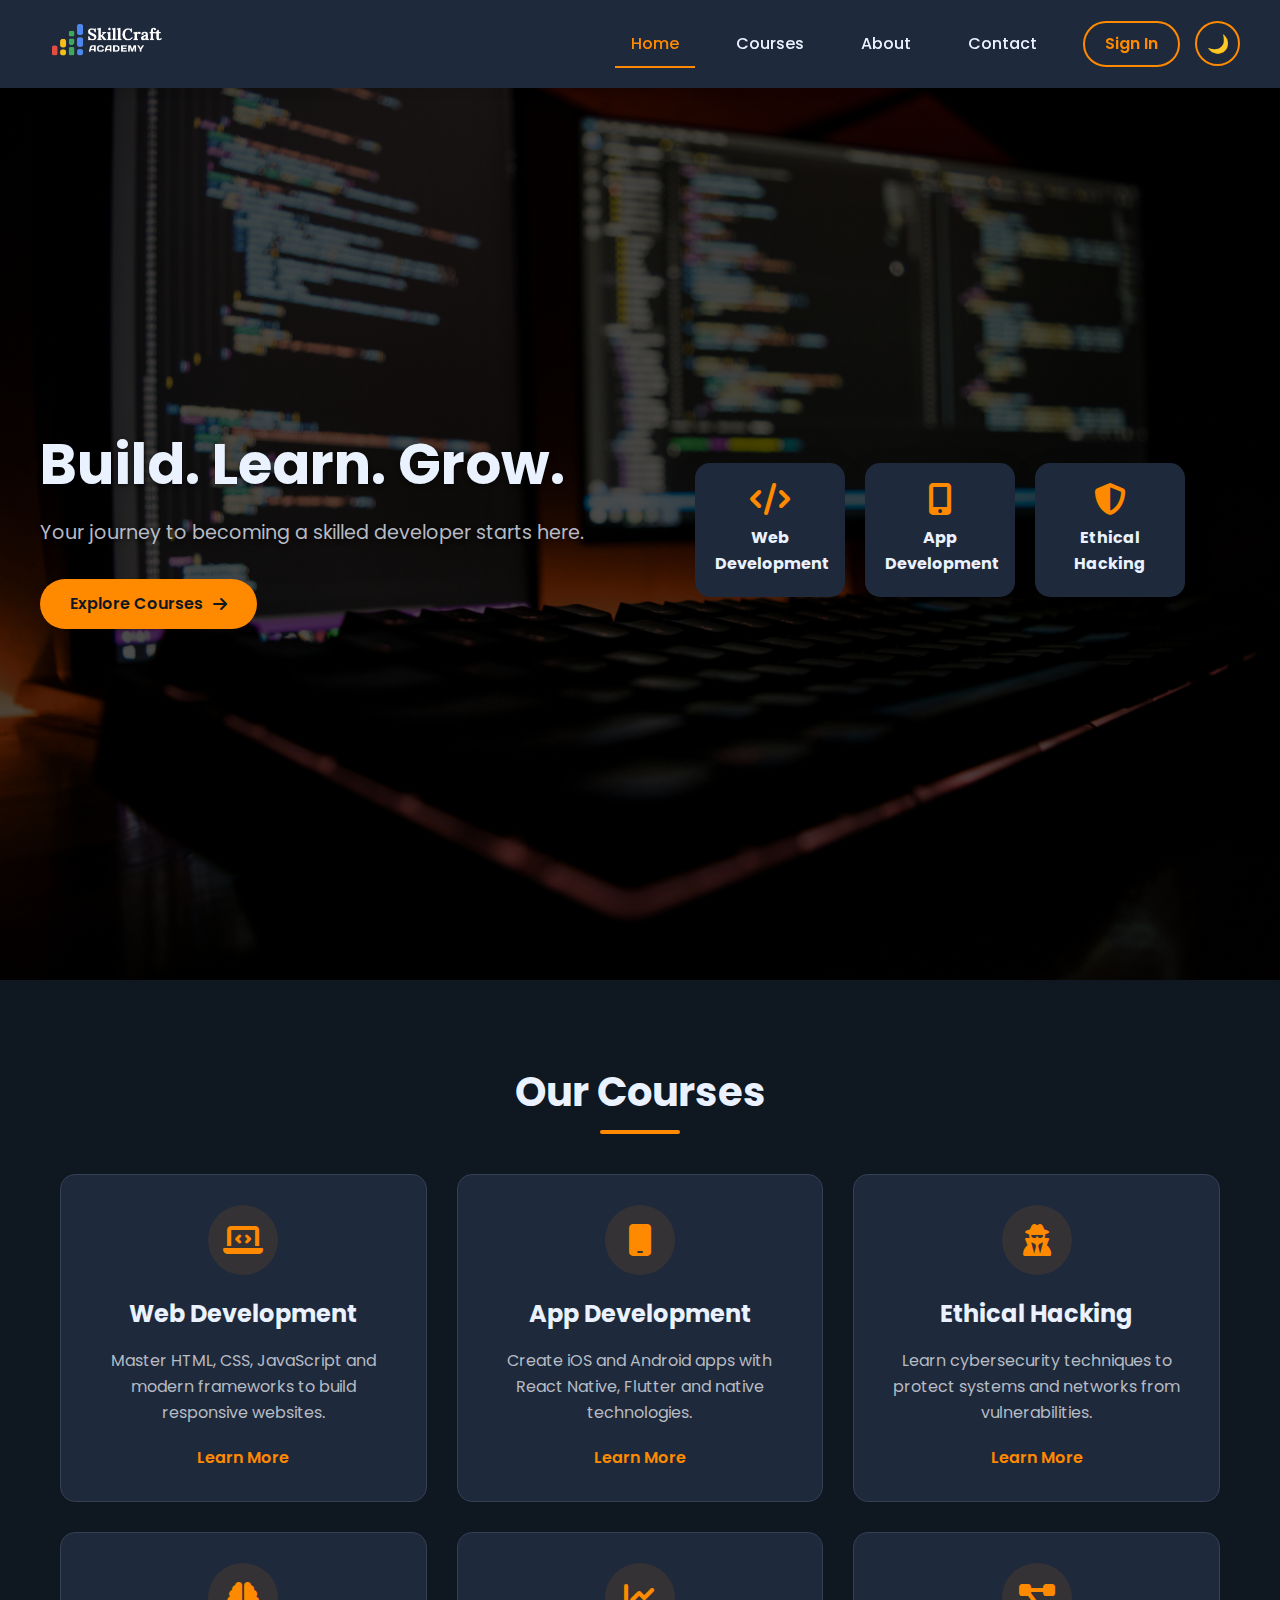
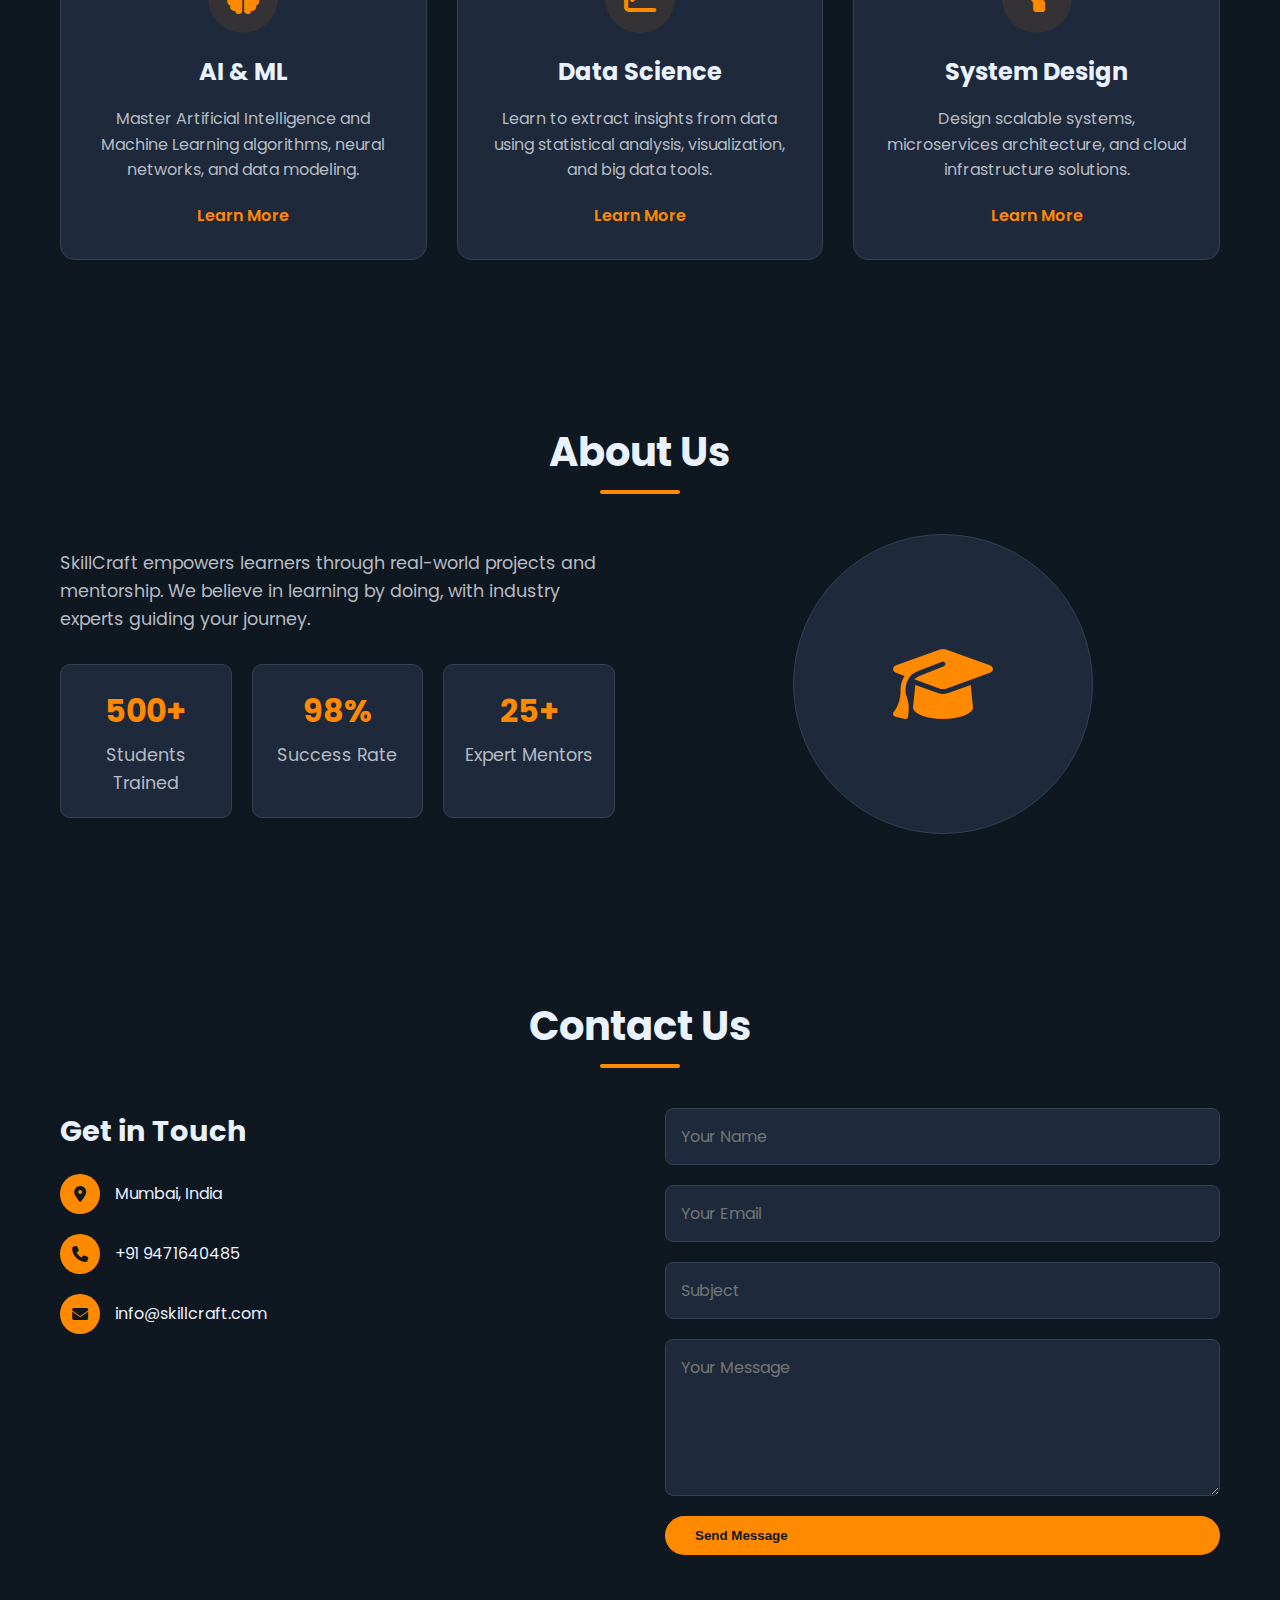
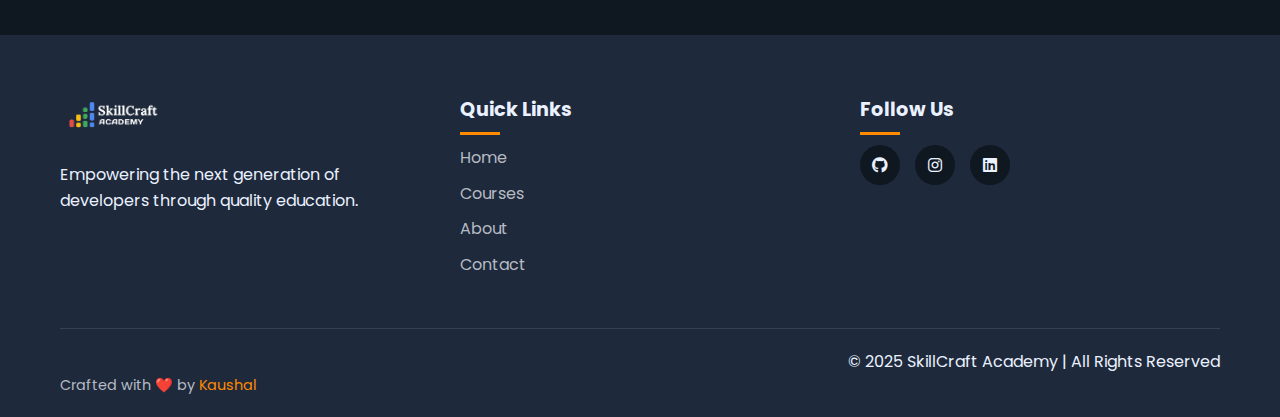
<file: index.html>
<!DOCTYPE html>
<html lang="en">
<head>
  <meta charset="UTF-8">
  <meta name="viewport" content="width=device-width, initial-scale=1.0">
  <title>SkillCraft Academy</title>
  <link rel="stylesheet" href="https://cdnjs.cloudflare.com/ajax/libs/font-awesome/6.4.0/css/all.min.css">
  <link rel="stylesheet" href="style.css">
</head>
<body>
  <!-- Navbar -->
  <header>
    <nav class="navbar">
  <!-- Left Logo -->
  <div class="logo">
    <img src="assets/logo-dark.png" alt="SkillCraft Logo" id="logo">
  </div>

  <!-- Mobile menu button -->
  <div class="menu-toggle" id="mobile-menu">
    <span class="bar"></span>
    <span class="bar"></span>
    <span class="bar"></span>
  </div>

  <!-- Center: Nav Links + Toggle -->
  <div class="nav-center">
    <ul class="nav-links">
      <li><a href="#home" class="active">Home</a></li>
      <li><a href="#courses">Courses</a></li>
      <li><a href="#about">About</a></li>
      <li><a href="#contact">Contact</a></li>
    </ul>
    <div class="nav-buttons">
        <a href="signin.html" class="btn btn-outline">Sign In</a>
      <button id="themeToggle">🌙</button>
    </div>
  </div>
</nav>
  </header>

  <!-- Hero Section -->
  <section id="home" class="hero" style="background: linear-gradient(rgba(0,0,0,0.7), rgba(0,0,0,0.7)), url('assets/hero-bg.jpg') no-repeat center center/cover;">
  <div class="hero-content">
    <h1>Build. Learn. Grow.</h1>
    <p>Your journey to becoming a skilled developer starts here.</p>
    <a href="#courses" class="btn">Explore Courses <i class="fas fa-arrow-right"></i></a>
  </div>
  <div class="hero-visual">
    <div class="hero-visual">
      <div class="floating-card">
        <i class="fas fa-code"></i>
        <h3>Web Development</h3>
      </div>
      <div class="floating-card">
        <i class="fas fa-mobile-alt"></i>
        <h3>App Development</h3>
      </div>
      <div class="floating-card">
        <i class="fas fa-shield-alt"></i>
        <h3>Ethical Hacking</h3>
      </div>
    </div>
  </section>
  
  
  <!-- Courses Section -->
<section id="courses" class="section">
  <div class="container">
    <h2 class="section-title">Our Courses</h2>
    <div class="course-list">
      <div class="course-card">
        <div class="course-icon">
          <i class="fas fa-laptop-code"></i>
        </div>
        <h3>Web Development</h3>
        <p>Master HTML, CSS, JavaScript and modern frameworks to build responsive websites.</p>
        <a href="#" class="course-btn">Learn More</a>
      </div>
      <div class="course-card">
        <div class="course-icon">
          <i class="fas fa-mobile"></i>
        </div>
        <h3>App Development</h3>
        <p>Create iOS and Android apps with React Native, Flutter and native technologies.</p>
        <a href="#" class="course-btn">Learn More</a>
      </div>
      <div class="course-card">
        <div class="course-icon">
          <i class="fas fa-user-secret"></i>
        </div>
        <h3>Ethical Hacking</h3>
        <p>Learn cybersecurity techniques to protect systems and networks from vulnerabilities.</p>
        <a href="#" class="course-btn">Learn More</a>
      </div>

      <div class="course-card">
        <div class="course-icon">
          <i class="fas fa-brain"></i>
        </div>
        <h3>AI & ML</h3>
        <p>Master Artificial Intelligence and Machine Learning algorithms, neural networks, and data modeling.</p>
        <a href="#" class="course-btn">Learn More</a>
      </div>
      <div class="course-card">
        <div class="course-icon">
          <i class="fas fa-chart-line"></i>
        </div>
        <h3>Data Science</h3>
        <p>Learn to extract insights from data using statistical analysis, visualization, and big data tools.</p>
        <a href="#" class="course-btn">Learn More</a>
      </div>
      <div class="course-card">
        <div class="course-icon">
          <i class="fas fa-project-diagram"></i>
        </div>
        <h3>System Design</h3>
        <p>Design scalable systems, microservices architecture, and cloud infrastructure solutions.</p>
        <a href="#" class="course-btn">Learn More</a>
      </div>
    </div>
  </div>
</section>


  <!-- About -->
  <section id="about" class="section">
    <div class="container">
      <h2 class="section-title">About Us</h2>
      <div class="about-content">
        <div class="about-text">
          <p>SkillCraft empowers learners through real-world projects and mentorship. We believe in learning by doing, with industry experts guiding your journey.</p>
          <div class="stats">
            <div class="stat">
              <h4>500+</h4>
              <p>Students Trained</p>
            </div>
            <div class="stat">
              <h4>98%</h4>
              <p>Success Rate</p>
            </div>
            <div class="stat">
              <h4>25+</h4>
              <p>Expert Mentors</p>
            </div>
          </div>
        </div>
        <div class="about-image">
          <div class="image-placeholder">
            <i class="fas fa-graduation-cap"></i>
          </div>
        </div>
      </div>
    </div>
  </section>

  <!-- Contact -->
  <section id="contact" class="section">
    <div class="container">
      <h2 class="section-title">Contact Us</h2>
      <div class="contact-content">
        <div class="contact-info">
          <h3>Get in Touch</h3>
          <div class="contact-item">
            <i class="fas fa-map-marker-alt"></i>
            <p>Mumbai, India</p>
          </div>
          <div class="contact-item">
            <i class="fas fa-phone"></i>
            <p>+91 9471640485</p>
          </div>
          <div class="contact-item">
            <i class="fas fa-envelope"></i>
            <p>info@skillcraft.com</p>
          </div>
        </div>
        <form class="contact-form">
          <input type="text" placeholder="Your Name" required>
          <input type="email" placeholder="Your Email" required>
          <input type="subject" placeholder="Subject" required>
          <textarea placeholder="Your Message" rows="5" required></textarea>
          <button type="submit" class="btn">Send Message</button>
        </form>
      </div>
    </div>
  </section>

  <!-- Footer -->
  <footer>
    <div class="container">
      <div class="footer-content">
        <div class="footer-section">
          <img src="assets/logo-dark.png" alt="SkillCraft Logo" class="footer-logo">
          <p>Empowering the next generation of developers through quality education.</p>
        </div>
        <div class="footer-section">
          <h4>Quick Links</h4>
          <ul>
            <li><a href="#home">Home</a></li>
            <li><a href="#courses">Courses</a></li>
            <li><a href="#about">About</a></li>
            <li><a href="#contact">Contact</a></li>
          </ul>
        </div>
        <div class="footer-section">
          <h4>Follow Us</h4>
          <div class="social-icons">
            <a href="https://github.com/KaushalPrazapati"><i class="fab fa-github"></i></a>
            <a href="https://instagram.com/KaushalPrazapati"><i class="fab fa-instagram"></i></a>
            <a href="https://www.linkedin.com/in/kaushalprazapati/"><i class="fab fa-linkedin"></i></a>
          </div>
        </div>
      </div>
      <div class="footer-bottom">
        <div class="footer-right">
            <p>© 2025 SkillCraft Academy | All Rights Reserved</p>
        </div>

    <div class="footer-left">
        <p class="credit">Crafted with ❤️ by <a href="https://www.linkedin.com/in/kaushalprazapati/">Kaushal</a></p>
    </div>
  
</div>
  </footer>

  <script src="script.js"></script>
</body>
</html>
</file>
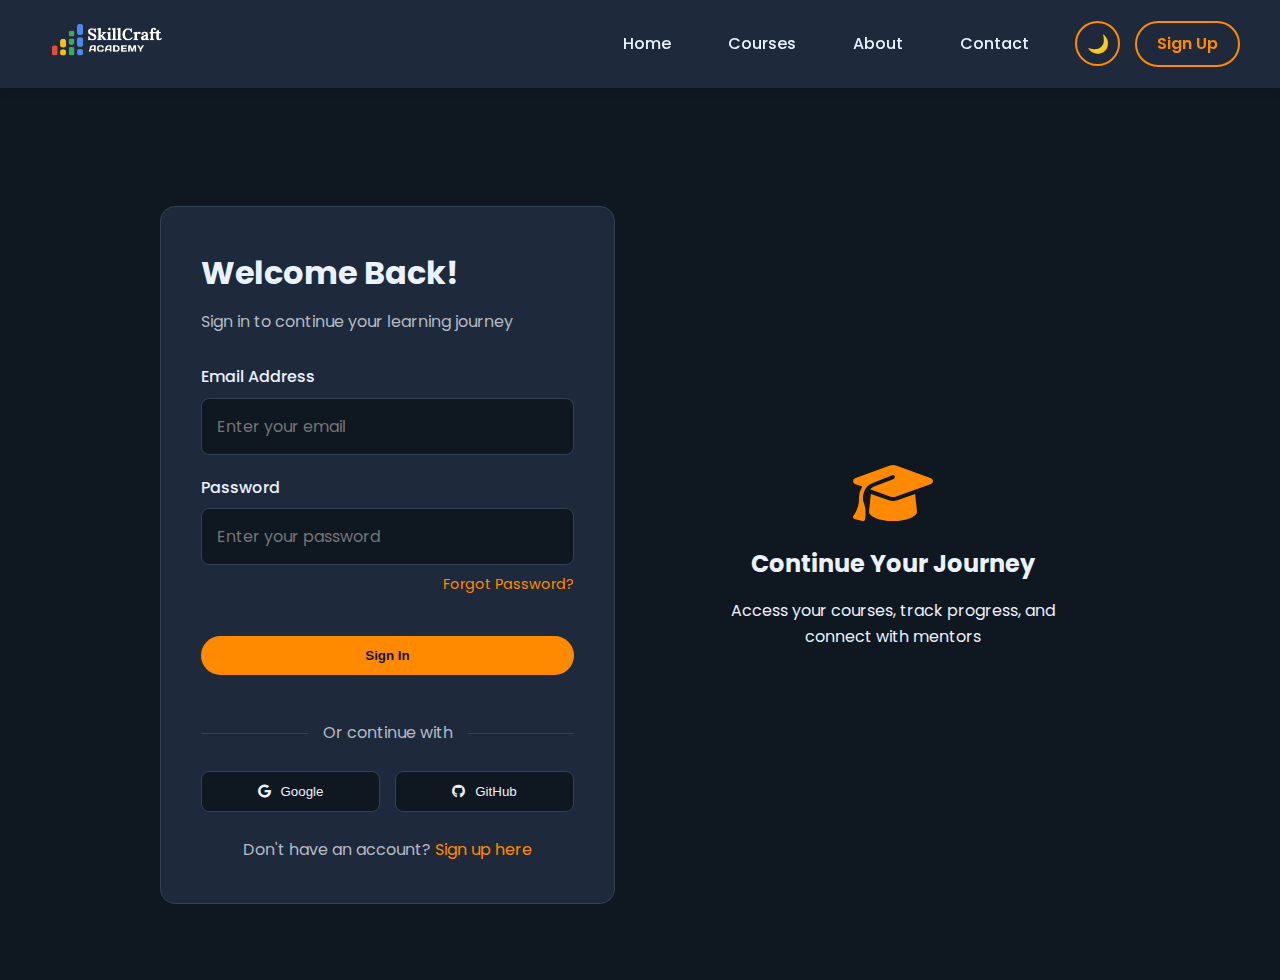
<file: signin.html>
<!DOCTYPE html>
<html lang="en">
<head>
  <meta charset="UTF-8">
  <meta name="viewport" content="width=device-width, initial-scale=1.0">
  <title>Sign In - SkillCraft Academy</title>
  <link rel="stylesheet" href="https://cdnjs.cloudflare.com/ajax/libs/font-awesome/6.4.0/css/all.min.css">
  <link rel="stylesheet" href="style.css">
</head>
<body>
  <!-- Navbar (same as index.html) -->
  <header>
    <nav class="navbar">
      <div class="logo">
        <a href="index.html">
          <img src="assets/logo-dark.png" alt="SkillCraft Logo" id="logo">
        </a>
      </div>

      <div class="menu-toggle" id="mobile-menu">
        <span class="bar"></span>
        <span class="bar"></span>
        <span class="bar"></span>
      </div>

      <div class="nav-center">
        <ul class="nav-links">
          <li><a href="index.html">Home</a></li>
          <li><a href="index.html#courses">Courses</a></li>
          <li><a href="index.html#about">About</a></li>
          <li><a href="index.html#contact">Contact</a></li>
        </ul>
        <div class="nav-buttons">
          <button id="themeToggle">🌙</button>
          <a href="#signup" class="btn btn-outline">Sign Up</a>
        </div>
      </div>
    </nav>
  </header>

  <!-- Sign In Section -->
  <section class="auth-section">
    <div class="auth-container">
      <div class="auth-form">
        <h2>Welcome Back!</h2>
        <p>Sign in to continue your learning journey</p>
        
        <form class="signin-form">
          <div class="form-group">
            <label for="email">Email Address</label>
            <input type="email" id="email" placeholder="Enter your email" required>
          </div>
          
          <div class="form-group">
            <label for="password">Password</label>
            <input type="password" id="password" placeholder="Enter your password" required>
            <a href="#forgot" class="forgot-link">Forgot Password?</a>
          </div>
          
          <button type="submit" class="btn btn-full">Sign In</button>
          
          <div class="auth-divider">
            <span>Or continue with</span>
          </div>
          
          <div class="social-auth">
            <button type="button" class="btn-social google-btn">
              <i class="fab fa-google"></i>
              Google
            </button>
            <button type="button" class="btn-social github-btn">
              <i class="fab fa-github"></i>
              GitHub
            </button>
          </div>
          
          <p class="auth-redirect">
            Don't have an account? <a href="#signup">Sign up here</a>
          </p>
        </form>
      </div>
      
      <div class="auth-image">
        <div class="auth-visual">
          <i class="fas fa-graduation-cap"></i>
          <h3>Continue Your Journey</h3>
          <p>Access your courses, track progress, and connect with mentors</p>
        </div>
      </div>
    </div>
  </section>

  <script src="script.js"></script>
</body>
</html>
</file>
<file: style.css>
@import url('https://fonts.googleapis.com/css2?family=Poppins:wght@300;400;500;600;700&display=swap');

:root {
  /* Dark Theme (default) */
  --bg: #0f1720;
  --text: #EAF1FF;
  --muted: #B6BBC4;
  --card: #1e293b;
  --accent: #FF8A00;
  --accent-light: #ffa94d;
  --border: #334155;
}

body.light-mode {
  /* Light Theme */
  --bg: #FFFFFF;
  --text: #111111;
  --muted: #444444;
  --card: #f8fafc;
  --accent: #FF8A00;
  --accent-light: #ffa94d;
  --border: #e2e8f0;
}

* {
  margin: 0;
  padding: 0;
  box-sizing: border-box;
}

body {
  font-family: 'Poppins', sans-serif;
  background: var(--bg);
  color: var(--text);
  line-height: 1.6;
  transition: background 0.3s ease, color 0.3s ease;
  padding-top: 80px;
}

.container {
  max-width: 1200px;
  margin: 0 auto;
  padding: 0 20px;
}

.section {
  padding: 80px 0;
}

.section-title {
  text-align: center;
  font-size: 2.5rem;
  margin-bottom: 50px;
  position: relative;
}

.section-title::after {
  content: '';
  position: absolute;
  bottom: -10px;
  left: 50%;
  transform: translateX(-50%);
  width: 80px;
  height: 4px;
  background: var(--accent);
  border-radius: 2px;
}

/* Navbar */
.navbar {
  display: flex;
  justify-content: space-between;
  align-items: center;
  padding: 15px 40px;
  background: var(--card);
  position: fixed;
  top: 0;
  left: 0;
  width: 100%;
  z-index: 1000;
  box-shadow: 0 2px 10px rgba(0, 0, 0, 0.1);
}

.navbar .logo img {
  height: 50px;
  transition: all 0.3s ease;
}

.menu-toggle {
  display: none;
  flex-direction: column;
  cursor: pointer;
}

.menu-toggle .bar {
  width: 25px;
  height: 3px;
  background: var(--text);
  margin: 3px 0;
  transition: 0.3s;
}

.nav-center {
  display: flex;
  align-items: center;
  gap: 30px;
}

.nav-links {
  list-style: none;
  display: flex;
  gap: 25px;
  margin: 0;
  padding: 0;
}

.nav-links a {
  color: var(--text);
  text-decoration: none;
  font-weight: 500;
  padding: 8px 16px;
  border-radius: 6px;
  transition: 0.3s;
  position: relative;
}

.nav-links a:hover,
.nav-links a.active {
  color: var(--accent);
}

.nav-links a::after {
  content: '';
  position: absolute;
  bottom: -5px;
  left: 0;
  width: 0;
  height: 2px;
  background: var(--accent);
  transition: width 0.3s ease;
}

.nav-links a:hover::after,
.nav-links a.active::after {
  width: 100%;
}

#themeToggle {
  background: none;
  border: 2px solid var(--accent);
  color: var(--accent);
  width: 45px;
  height: 45px;
  border-radius: 50%;
  cursor: pointer;
  font-size: 18px;
  transition: all 0.3s ease;
  display: flex;
  align-items: center;
  justify-content: center;
}

#themeToggle:hover {
  background: var(--accent);
  color: var(--bg);
  transform: rotate(30deg);
  box-shadow: 0 0 15px rgba(255, 138, 0, 0.3);
}

/* Hero Section */
.hero {
  min-height: 100vh;
  display: flex;
  align-items: center;
  justify-content: space-between;
  padding: 0 40px;
  
}

.hero {
  position: relative;
  color: var(--text); /* Yeh line ensure karegi ki text theme ke saath change ho */
}

.hero-content h1,
.hero-content p {
  color: var(--text); /* Force text color to follow theme */
  text-shadow: 0 2px 4px rgba(0,0,0,0.5); /* Text readable rahega image pe */
}

/* Light theme mein specifically text color dark rakhne ke liye */
body.light-mode .hero {
  color: #111; /* Dark text color for light theme */
}

body.light-mode .hero-content h1,
body.light-mode .hero-content p {
  color: #ffffff; /* Dark text for light theme */
  text-shadow: 0 2px 4px rgba(255,255,255,0.5); /* White shadow for light bg */
}


.hero-content {
  flex: 1;
  max-width: 600px;
}

.hero-content h1 {
  font-size: 3.5rem;
  font-weight: 700;
  margin-bottom: 20px;
  line-height: 1.2;
}

.hero-content p {
  font-size: 1.2rem;
  color: var(--muted);
  margin-bottom: 30px;
}

.btn {
  display: inline-flex;
  align-items: center;
  gap: 10px;
  padding: 12px 30px;
  border-radius: 30px;
  text-decoration: none;
  font-weight: 600;
  transition: 0.3s;
  background: var(--accent);
  color: var(--bg);
  border: none;
  cursor: pointer;
}

.btn:hover {
  background: var(--accent-light);
  transform: translateY(-3px);
  box-shadow: 0 10px 20px rgba(255, 138, 0, 0.2);
}

.hero-visual {
  flex: 1;
  display: flex;
  justify-content: center;
  align-items: center;
  flex-wrap: wrap;
  gap: 20px;
  position: relative;
}

.floating-card {
  background: var(--card);
  padding: 20px;
  border-radius: 15px;
  text-align: center;
  width: 150px;
  box-shadow: 0 10px 30px rgba(0, 0, 0, 0.1);
  animation: float 6s ease-in-out infinite;
  transition: 0.3s;
}

.floating-card:nth-child(2) {
  animation-delay: 2s;
}

.floating-card:nth-child(3) {
  animation-delay: 4s;
}

.floating-card:hover {
  transform: translateY(-10px);
}

.floating-card i {
  font-size: 2rem;
  color: var(--accent);
  margin-bottom: 10px;
}

.floating-card h3 {
  font-size: 1rem;
}

@keyframes float {
  0%, 100% {
    transform: translateY(0);
  }
  50% {
    transform: translateY(-20px);
  }
}

/* Courses Section */
.course-list {
  display: grid;
  grid-template-columns: repeat(auto-fit, minmax(300px, 1fr));
  gap: 30px;
}

.course-card {
  background: var(--card);
  padding: 30px;
  border-radius: 15px;
  text-align: center;
  transition: 0.3s;
  border: 1px solid var(--border);
}

.course-card:hover {
  transform: translateY(-10px);
  box-shadow: 0 15px 30px rgba(0, 0, 0, 0.1);
}

.course-icon {
  width: 70px;
  height: 70px;
  background: rgba(255, 138, 0, 0.1);
  border-radius: 50%;
  display: flex;
  align-items: center;
  justify-content: center;
  margin: 0 auto 20px;
}

.course-icon i {
  font-size: 2rem;
  color: var(--accent);
}

.course-card h3 {
  font-size: 1.5rem;
  margin-bottom: 15px;
}

.course-card p {
  color: var(--muted);
  margin-bottom: 20px;
}

.course-btn {
  display: inline-block;
  color: var(--accent);
  text-decoration: none;
  font-weight: 600;
  transition: 0.3s;
}

.course-btn:hover {
  color: var(--accent-light);
}

/* About Section */
.about-content {
  display: grid;
  grid-template-columns: 1fr 1fr;
  gap: 50px;
  align-items: center;
}

.about-text p {
  font-size: 1.1rem;
  margin-bottom: 30px;
  color: var(--muted);
}

.stats {
  display: grid;
  grid-template-columns: repeat(3, 1fr);
  gap: 20px;
}

.stat {
  text-align: center;
  padding: 20px;
  background: var(--card);
  border-radius: 10px;
  border: 1px solid var(--border);
}

.stat h4 {
  font-size: 2rem;
  color: var(--accent);
  margin-bottom: 5px;
}

.stat p {
  color: var(--muted);
  margin: 0;
}

.about-image {
  display: flex;
  justify-content: center;
}

.image-placeholder {
  width: 300px;
  height: 300px;
  background: var(--card);
  border-radius: 50%;
  display: flex;
  align-items: center;
  justify-content: center;
  border: 1px solid var(--border);
}

.image-placeholder i {
  font-size: 5rem;
  color: var(--accent);
}

/* Contact Section */
.contact-content {
  display: grid;
  grid-template-columns: 1fr 1fr;
  gap: 50px;
}

.contact-info h3 {
  font-size: 1.8rem;
  margin-bottom: 20px;
}

.contact-item {
  display: flex;
  align-items: center;
  gap: 15px;
  margin-bottom: 20px;
}

.contact-item i {
  width: 40px;
  height: 40px;
  background: var(--accent);
  color: var(--bg);
  border-radius: 50%;
  display: flex;
  align-items: center;
  justify-content: center;
}

.contact-form {
  display: flex;
  flex-direction: column;
  gap: 20px;
}

.contact-form input,
.contact-form textarea {
  padding: 15px;
  border-radius: 8px;
  border: 1px solid var(--border);
  background: var(--card);
  color: var(--text);
  font-family: inherit;
  font-size: 1rem;
}

.contact-form input:focus,
.contact-form textarea:focus {
  outline: none;
  border-color: var(--accent);
}

/* Footer */
footer {
  background: var(--card);
  padding: 60px 0 20px;
}

.footer-content {
  display: grid;
  grid-template-columns: repeat(auto-fit, minmax(250px, 1fr));
  gap: 40px;
  margin-bottom: 40px;
}

.footer-logo {
  height: 40px;
  margin-bottom: 20px;
}

.footer-section h4 {
  font-size: 1.2rem;
  margin-bottom: 20px;
  position: relative;
}

.footer-section h4::after {
  content: '';
  position: absolute;
  bottom: -10px;
  left: 0;
  width: 40px;
  height: 3px;
  background: var(--accent);
}

.footer-section ul {
  list-style: none;
}

.footer-section ul li {
  margin-bottom: 10px;
}

.footer-section ul li a {
  color: var(--muted);
  text-decoration: none;
  transition: 0.3s;
}

.footer-section ul li a:hover {
  color: var(--accent);
}

.social-icons {
  display: flex;
  gap: 15px;
}

.social-icons a {
  width: 40px;
  height: 40px;
  background: var(--bg);
  border-radius: 50%;
  display: flex;
  align-items: center;
  justify-content: center;
  color: var(--text);
  text-decoration: none;
  transition: 0.3s;
}

.social-icons a:hover {
  background: var(--accent);
  color: var(--bg);
  transform: translateY(-5px);
}

.footer-bottom {
  text-align: center;
  padding-top: 20px;
  border-top: 1px solid var(--border);
}

/* Responsive Design */
@media (max-width: 992px) {
  .hero {
    flex-direction: column;
    text-align: center;
    padding: 40px 20px;
    gap: 50px;
  }
  
  .hero-content {
    max-width: 100%;
  }
  
  .about-content,
  .contact-content {
    grid-template-columns: 1fr;
  }
}

@media (max-width: 768px) {
  .navbar {
    padding: 15px 20px;
  }
  
  .menu-toggle {
    display: flex;
  }
  
  .nav-center {
    position: fixed;
    top: 80px;
    left: -100%;
    width: 100%;
    height: calc(100vh - 80px);
    background: var(--card);
    flex-direction: column;
    justify-content: flex-start;
    padding-top: 50px;
    transition: 0.3s;
  }
  
  .nav-center.active {
    left: 0;
  }
  
  .nav-links {
    flex-direction: column;
    text-align: center;
    gap: 30px;
  }
  
  .hero-content h1 {
    font-size: 2.5rem;
  }
  
  .stats {
    grid-template-columns: 1fr;
  }
  
  .section-title {
    font-size: 2rem;
  }
}

@media (max-width: 480px) {
  .hero-content h1 {
    font-size: 2rem;
  }
  
  .floating-card {
    width: 120px;
    padding: 15px;
  }
  
  .floating-card i {
    font-size: 1.5rem;
  }
  
  .floating-card h3 {
    font-size: 0.9rem;
  }
}

/* Responsive Design */
@media (max-width: 992px) {
  .hero {
    flex-direction: column;
    text-align: center;
    padding: 40px 20px;
    gap: 50px;
  }
  
  .hero-content {
    max-width: 100%;
  }
  
  .about-content,
  .contact-content {
    grid-template-columns: 1fr;
  }
}

@media (max-width: 768px) {
  .navbar {
    padding: 15px 20px;
  }
  
  .menu-toggle {
    display: flex;
  }
  
  .nav-center {
    position: fixed;
    top: 80px;
    left: -100%;
    width: 100%;
    height: calc(100vh - 80px);
    background: var(--card);
    flex-direction: column;
    justify-content: flex-start;
    padding-top: 50px;
    transition: 0.3s;
  }
  
  .nav-center.active {
    left: 0;
  }
  
  .nav-links {
    flex-direction: column;
    text-align: center;
    gap: 30px;
  }
  
  .course-list {
    grid-template-columns: 1fr;
  }
  
  .hero-content h1 {
    font-size: 2.5rem;
  }
  
  .stats {
    grid-template-columns: 1fr;
  }
  
  .section-title {
    font-size: 2rem;
  }
  
  .hero-visual {
    justify-content: center;
  }
  
  .floating-card {
    width: 130px;
  }
}

@media (max-width: 480px) {
  .hero-content h1 {
    font-size: 2rem;
  }
  
  .floating-card {
    width: 120px;
    padding: 15px;
  }
  
  .floating-card i {
    font-size: 1.5rem;
  }
  
  .floating-card h3 {
    font-size: 0.9rem;
  }
}


/* Nav Buttons */
.nav-buttons {
  display: flex;
  align-items: center;
  gap: 15px;
}

.btn-outline {
  background: transparent;
  border: 2px solid var(--accent);
  color: var(--accent);
  padding: 8px 20px;
  border-radius: 30px;
  text-decoration: none;
  transition: 0.3s;
}

.btn-outline:hover {
  background: var(--accent);
  color: var(--bg);
}

/* Auth Section */
.auth-section {
  min-height: 100vh;
  display: flex;
  align-items: center;
  padding: 100px 0 50px;
}

.auth-container {
  display: grid;
  grid-template-columns: 1fr 1fr;
  gap: 50px;
  max-width: 1000px;
  margin: 0 auto;
  padding: 0 20px;
}

.auth-form {
  background: var(--card);
  padding: 40px;
  border-radius: 15px;
  border: 1px solid var(--border);
}

.auth-form h2 {
  font-size: 2rem;
  margin-bottom: 10px;
}

.auth-form > p {
  color: var(--muted);
  margin-bottom: 30px;
}

.form-group {
  margin-bottom: 20px;
}

.form-group label {
  display: block;
  margin-bottom: 8px;
  font-weight: 500;
}

.form-group input {
  width: 100%;
  padding: 15px;
  border-radius: 8px;
  border: 1px solid var(--border);
  background: var(--bg);
  color: var(--text);
  font-family: inherit;
  font-size: 1rem;
}

.form-group input:focus {
  outline: none;
  border-color: var(--accent);
}

.forgot-link {
  display: block;
  text-align: right;
  margin-top: 8px;
  color: var(--accent);
  text-decoration: none;
  font-size: 0.9rem;
}

.btn-full {
  width: 100%;
  justify-content: center;
  margin: 20px 0;
}

.auth-divider {
  text-align: center;
  margin: 25px 0;
  position: relative;
}

.auth-divider::before {
  content: '';
  position: absolute;
  top: 50%;
  left: 0;
  right: 0;
  height: 1px;
  background: var(--border);
}

.auth-divider span {
  background: var(--card);
  padding: 0 15px;
  position: relative;
  color: var(--muted);
}

.social-auth {
  display: grid;
  grid-template-columns: 1fr 1fr;
  gap: 15px;
  margin-bottom: 25px;
}

.btn-social {
  display: flex;
  align-items: center;
  justify-content: center;
  gap: 10px;
  padding: 12px;
  border: 1px solid var(--border);
  background: var(--bg);
  color: var(--text);
  border-radius: 8px;
  cursor: pointer;
  transition: 0.3s;
}

.btn-social:hover {
  border-color: var(--accent);
  transform: translateY(-2px);
}

.auth-redirect {
  text-align: center;
  color: var(--muted);
}

.auth-redirect a {
  color: var(--accent);
  text-decoration: none;
}

.auth-image {
  display: flex;
  align-items: center;
  justify-content: center;
}

.auth-visual {
  text-align: center;
  padding: 40px;
}

.auth-visual i {
  font-size: 4rem;
  color: var(--accent);
  margin-bottom: 20px;
}

.auth-visual h3 {
  font-size: 1.5rem;
  margin-bottom: 15px;
}

/* Responsive for Auth */
@media (max-width: 768px) {
  .auth-container {
    grid-template-columns: 1fr;
  }
  
  .auth-image {
    display: none;
  }
  
  .social-auth {
    grid-template-columns: 1fr;
  }
  
  .nav-buttons {
    flex-direction: column;
    gap: 10px;
  }
}


/* Footer bottom row */
.footer-row {
  display: flex;
  justify-content: space-between;
  align-items: center;
  padding-top: 20px;
  border-top: 1px solid var(--border);
}

.footer-left {
  text-align: left;
}

.footer-right {
  text-align: right;
}

.credit {
  font-size: 0.9rem;
  color: var(--muted);
  margin: 0;
}

.credit a {
  color: var(--accent);
  text-decoration: none;
}

.credit a:hover {
  text-decoration: underline;
}

/* Responsive design for footer */
@media (max-width: 768px) {
  .footer-row {
    flex-direction: column;
    gap: 10px;
    text-align: center;
  }
  
  .footer-left,
  .footer-right {
    text-align: center;
  }
}
</file>
